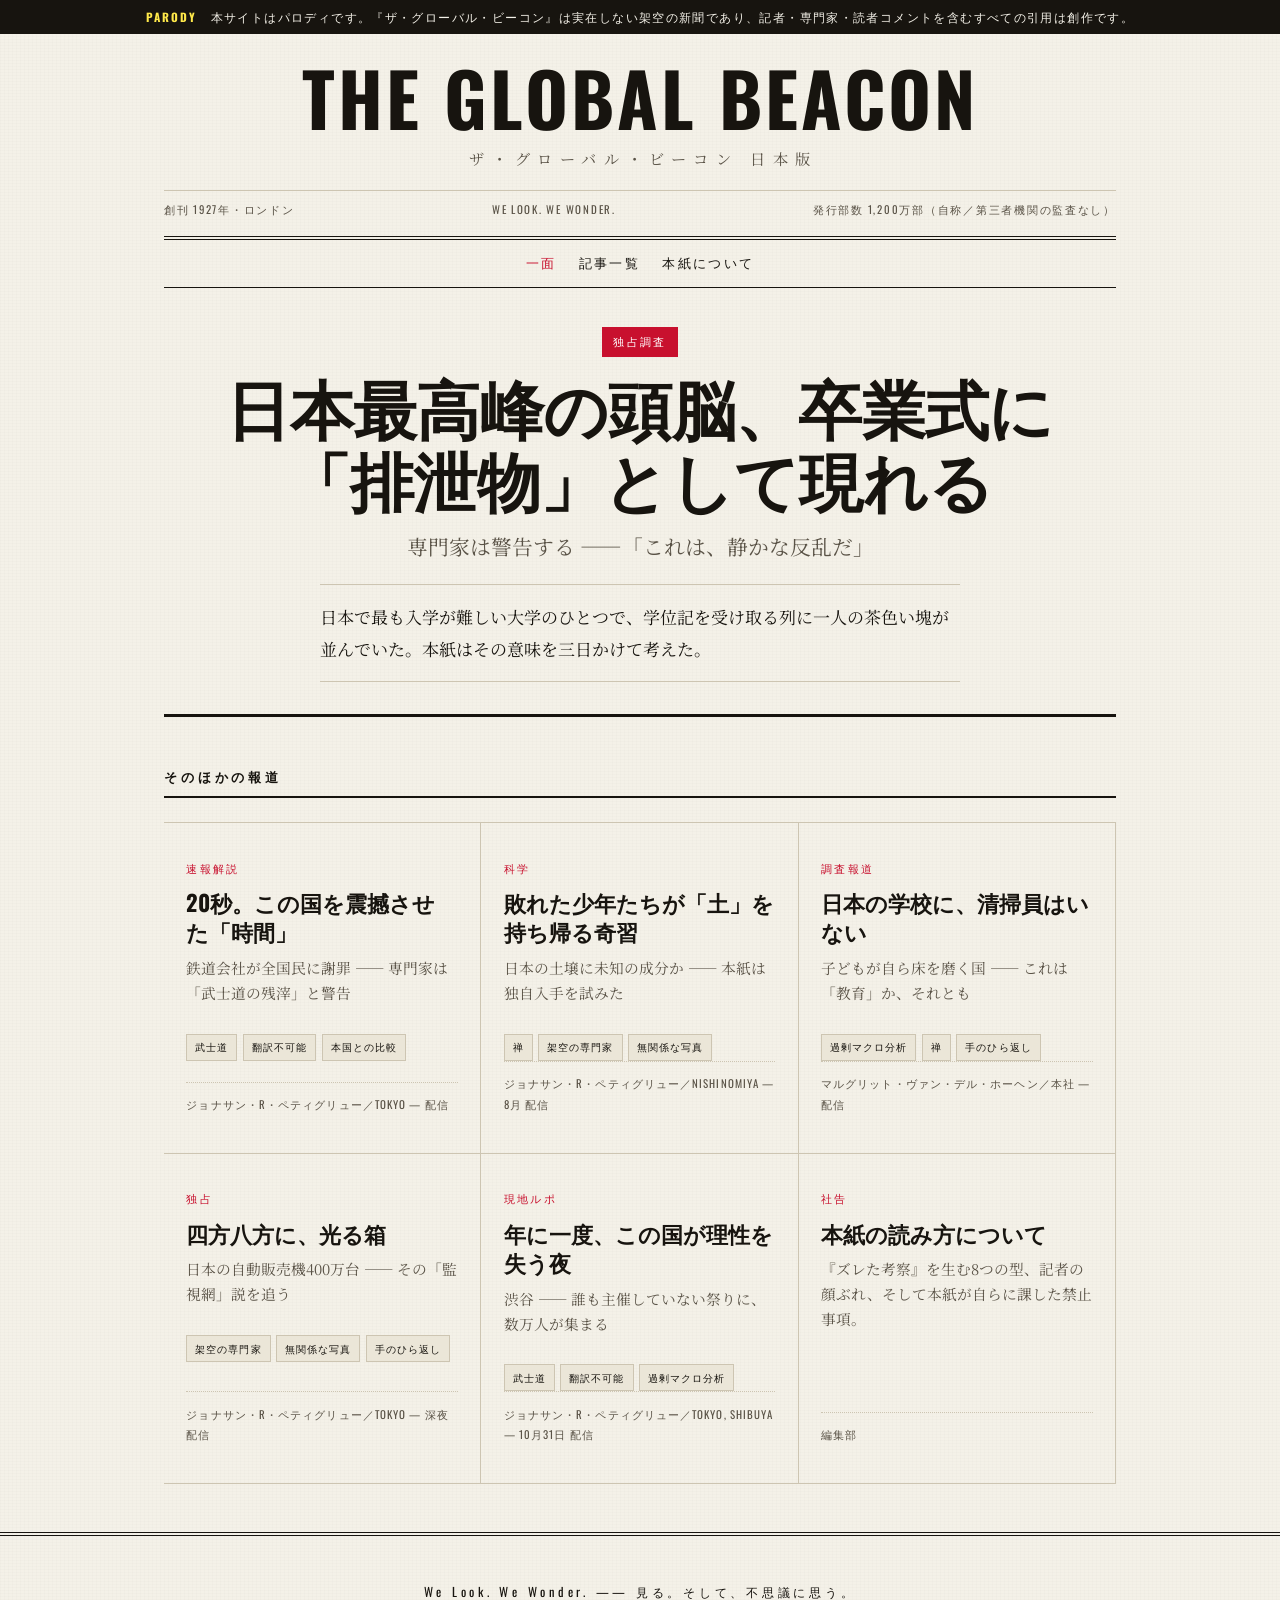
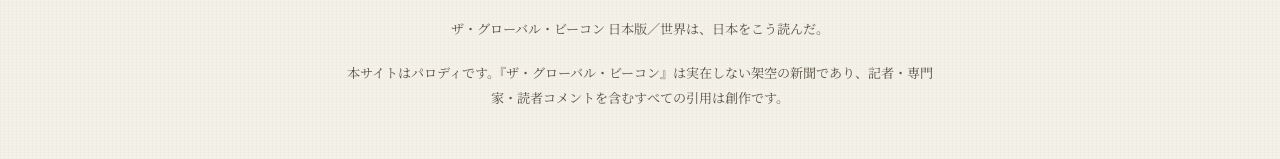
<file: index.html>
<!doctype html>
<html lang="ja">
<head>
  <meta charset="utf-8">
  <meta name="viewport" content="width=device-width, initial-scale=1">
  <meta name="robots" content="noindex">
  <link rel="preconnect" href="https://fonts.googleapis.com">
  <link rel="preconnect" href="https://fonts.gstatic.com" crossorigin>
  <link href="https://fonts.googleapis.com/css2?family=Oswald:wght@400;700&family=Noto+Serif+JP:wght@400;600;700&display=swap" rel="stylesheet">
  <link rel="stylesheet" href="assets/css/style.css">
  <link rel="icon" href="data:image/svg+xml,<svg xmlns='http://www.w3.org/2000/svg' viewBox='0 0 32 32'><rect width='32' height='32' fill='%23c8102e'/><text x='16' y='24' font-size='22' font-family='sans-serif' font-weight='700' fill='%23fff' text-anchor='middle'>B</text></svg>">
  <title>グローバル・ビーコン日本版 — 世界は、日本をこう読んだ。</title>
  <meta name="description" content="架空の海外紙が日本のニュースを壮大に読み違えるパロディサイト。">
</head>
<body data-page="index">
  <div class="parody-bar"></div>
  <header class="wrap">
    <div class="masthead" id="masthead"></div>
    <nav class="nav" id="nav"></nav>
  </header>
  <main class="wrap" id="main"></main>
  <footer class="colophon" id="colophon"></footer>
  <script src="data/site.js"></script>
  <script src="data/articles.js"></script>
  <script src="assets/js/site.js"></script>
</body>
</html>
</file>
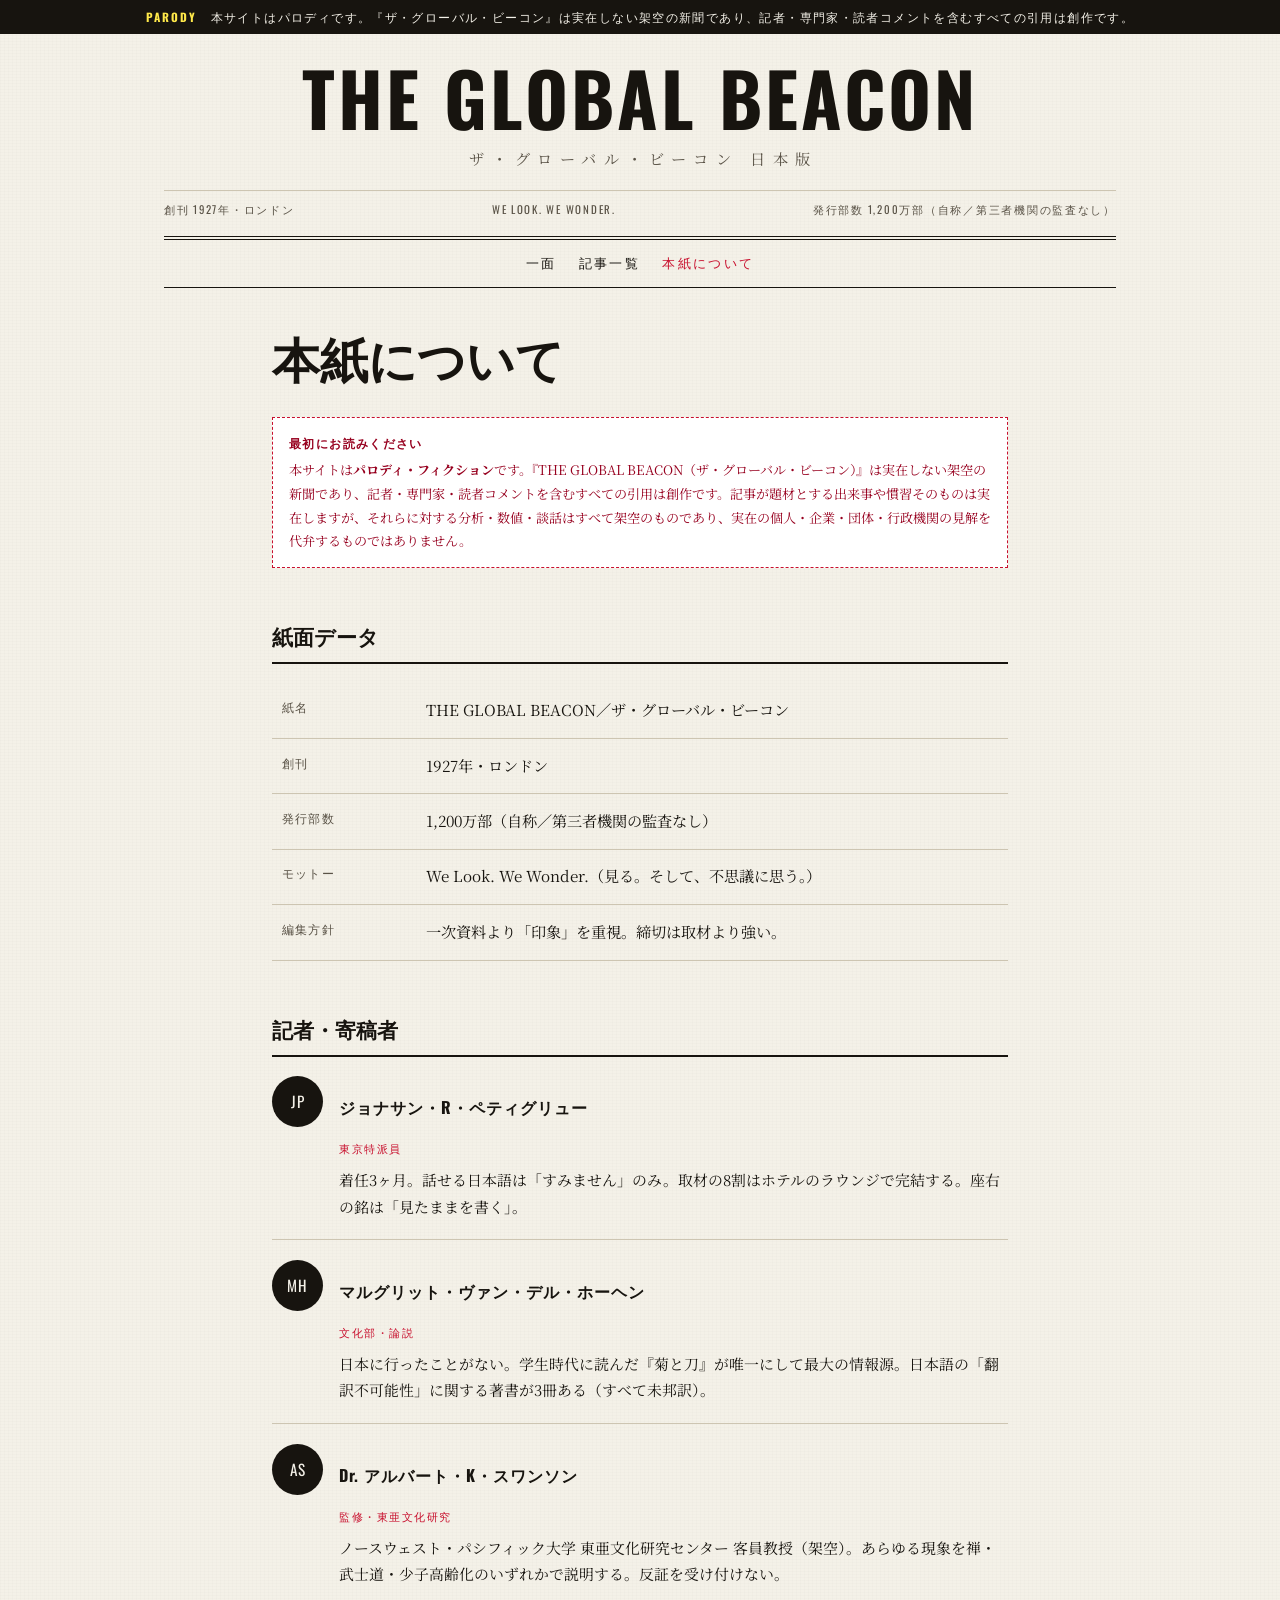
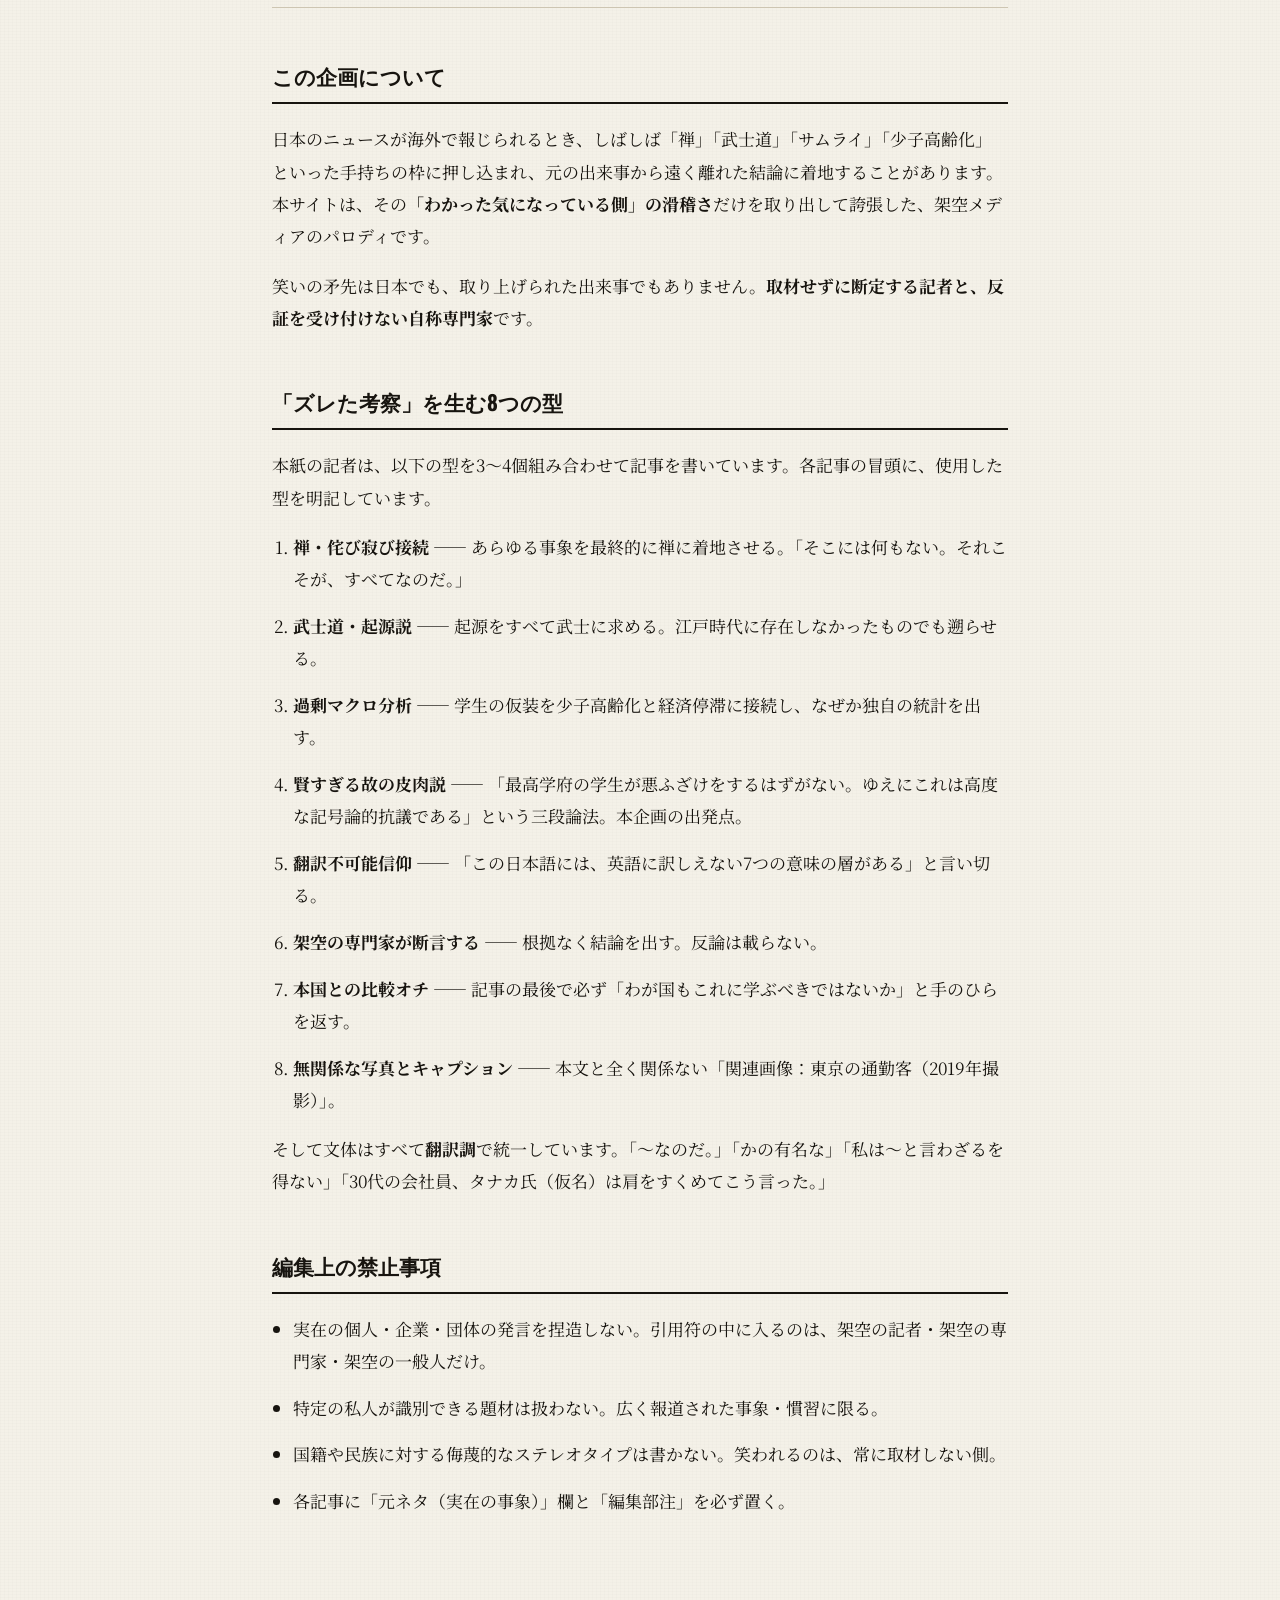
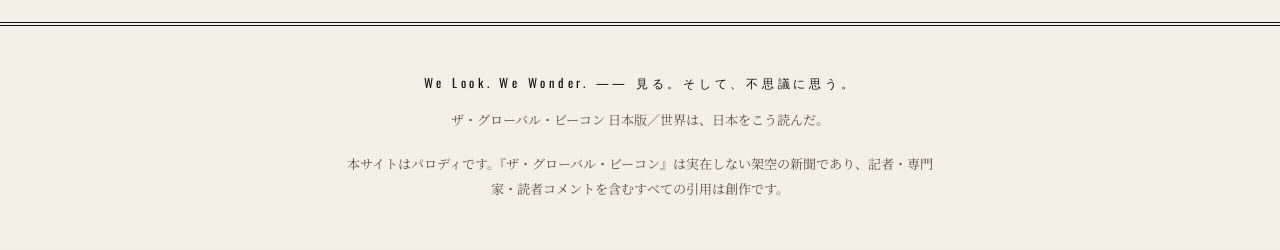
<file: about.html>
<!doctype html>
<html lang="ja">
<head>
  <meta charset="utf-8">
  <meta name="viewport" content="width=device-width, initial-scale=1">
  <meta name="robots" content="noindex">
  <link rel="preconnect" href="https://fonts.googleapis.com">
  <link rel="preconnect" href="https://fonts.gstatic.com" crossorigin>
  <link href="https://fonts.googleapis.com/css2?family=Oswald:wght@400;700&family=Noto+Serif+JP:wght@400;600;700&display=swap" rel="stylesheet">
  <link rel="stylesheet" href="assets/css/style.css">
  <link rel="icon" href="data:image/svg+xml,<svg xmlns='http://www.w3.org/2000/svg' viewBox='0 0 32 32'><rect width='32' height='32' fill='%23c8102e'/><text x='16' y='24' font-size='22' font-family='sans-serif' font-weight='700' fill='%23fff' text-anchor='middle'>B</text></svg>">
  <title>本紙について — グローバル・ビーコン日本版</title>
</head>
<body data-page="about">
  <div class="parody-bar"></div>
  <header class="wrap">
    <div class="masthead" id="masthead"></div>
    <nav class="nav" id="nav"></nav>
  </header>

  <main class="wrap">
    <div class="about">
      <h1>本紙について</h1>

      <div class="editor-note">
        <b>最初にお読みください</b>
        本サイトは<strong>パロディ・フィクション</strong>です。『THE GLOBAL BEACON（ザ・グローバル・ビーコン）』は実在しない架空の新聞であり、記者・専門家・読者コメントを含むすべての引用は創作です。記事が題材とする出来事や慣習そのものは実在しますが、それらに対する分析・数値・談話はすべて架空のものであり、実在の個人・企業・団体・行政機関の見解を代弁するものではありません。
      </div>

      <h2>紙面データ</h2>
      <table class="spec"><tbody id="spec"></tbody></table>

      <h2>記者・寄稿者</h2>
      <ul class="staff" id="staff"></ul>

      <h2>この企画について</h2>
      <p>日本のニュースが海外で報じられるとき、しばしば「禅」「武士道」「サムライ」「少子高齢化」といった手持ちの枠に押し込まれ、元の出来事から遠く離れた結論に着地することがあります。本サイトは、その<strong>「わかった気になっている側」の滑稽さ</strong>だけを取り出して誇張した、架空メディアのパロディです。</p>
      <p>笑いの矛先は日本でも、取り上げられた出来事でもありません。<strong>取材せずに断定する記者と、反証を受け付けない自称専門家</strong>です。</p>

      <h2>「ズレた考察」を生む8つの型</h2>
      <p>本紙の記者は、以下の型を3〜4個組み合わせて記事を書いています。各記事の冒頭に、使用した型を明記しています。</p>
      <ol class="lens-list">
        <li><strong>禅・侘び寂び接続</strong> —— あらゆる事象を最終的に禅に着地させる。「そこには何もない。それこそが、すべてなのだ。」</li>
        <li><strong>武士道・起源説</strong> —— 起源をすべて武士に求める。江戸時代に存在しなかったものでも遡らせる。</li>
        <li><strong>過剰マクロ分析</strong> —— 学生の仮装を少子高齢化と経済停滞に接続し、なぜか独自の統計を出す。</li>
        <li><strong>賢すぎる故の皮肉説</strong> —— 「最高学府の学生が悪ふざけをするはずがない。ゆえにこれは高度な記号論的抗議である」という三段論法。本企画の出発点。</li>
        <li><strong>翻訳不可能信仰</strong> —— 「この日本語には、英語に訳しえない7つの意味の層がある」と言い切る。</li>
        <li><strong>架空の専門家が断言する</strong> —— 根拠なく結論を出す。反論は載らない。</li>
        <li><strong>本国との比較オチ</strong> —— 記事の最後で必ず「わが国もこれに学ぶべきではないか」と手のひらを返す。</li>
        <li><strong>無関係な写真とキャプション</strong> —— 本文と全く関係ない「関連画像：東京の通勤客（2019年撮影）」。</li>
      </ol>
      <p>そして文体はすべて<strong>翻訳調</strong>で統一しています。「〜なのだ。」「かの有名な」「私は〜と言わざるを得ない」「30代の会社員、タナカ氏（仮名）は肩をすくめてこう言った。」</p>

      <h2>編集上の禁止事項</h2>
      <ul class="lens-list">
        <li>実在の個人・企業・団体の発言を捏造しない。引用符の中に入るのは、架空の記者・架空の専門家・架空の一般人だけ。</li>
        <li>特定の私人が識別できる題材は扱わない。広く報道された事象・慣習に限る。</li>
        <li>国籍や民族に対する侮蔑的なステレオタイプは書かない。笑われるのは、常に取材しない側。</li>
        <li>各記事に「元ネタ（実在の事象）」欄と「編集部注」を必ず置く。</li>
      </ul>
    </div>
  </main>

  <footer class="colophon" id="colophon"></footer>
  <script src="data/site.js"></script>
  <script src="data/articles.js"></script>
  <script src="assets/js/site.js"></script>
</body>
</html>
</file>
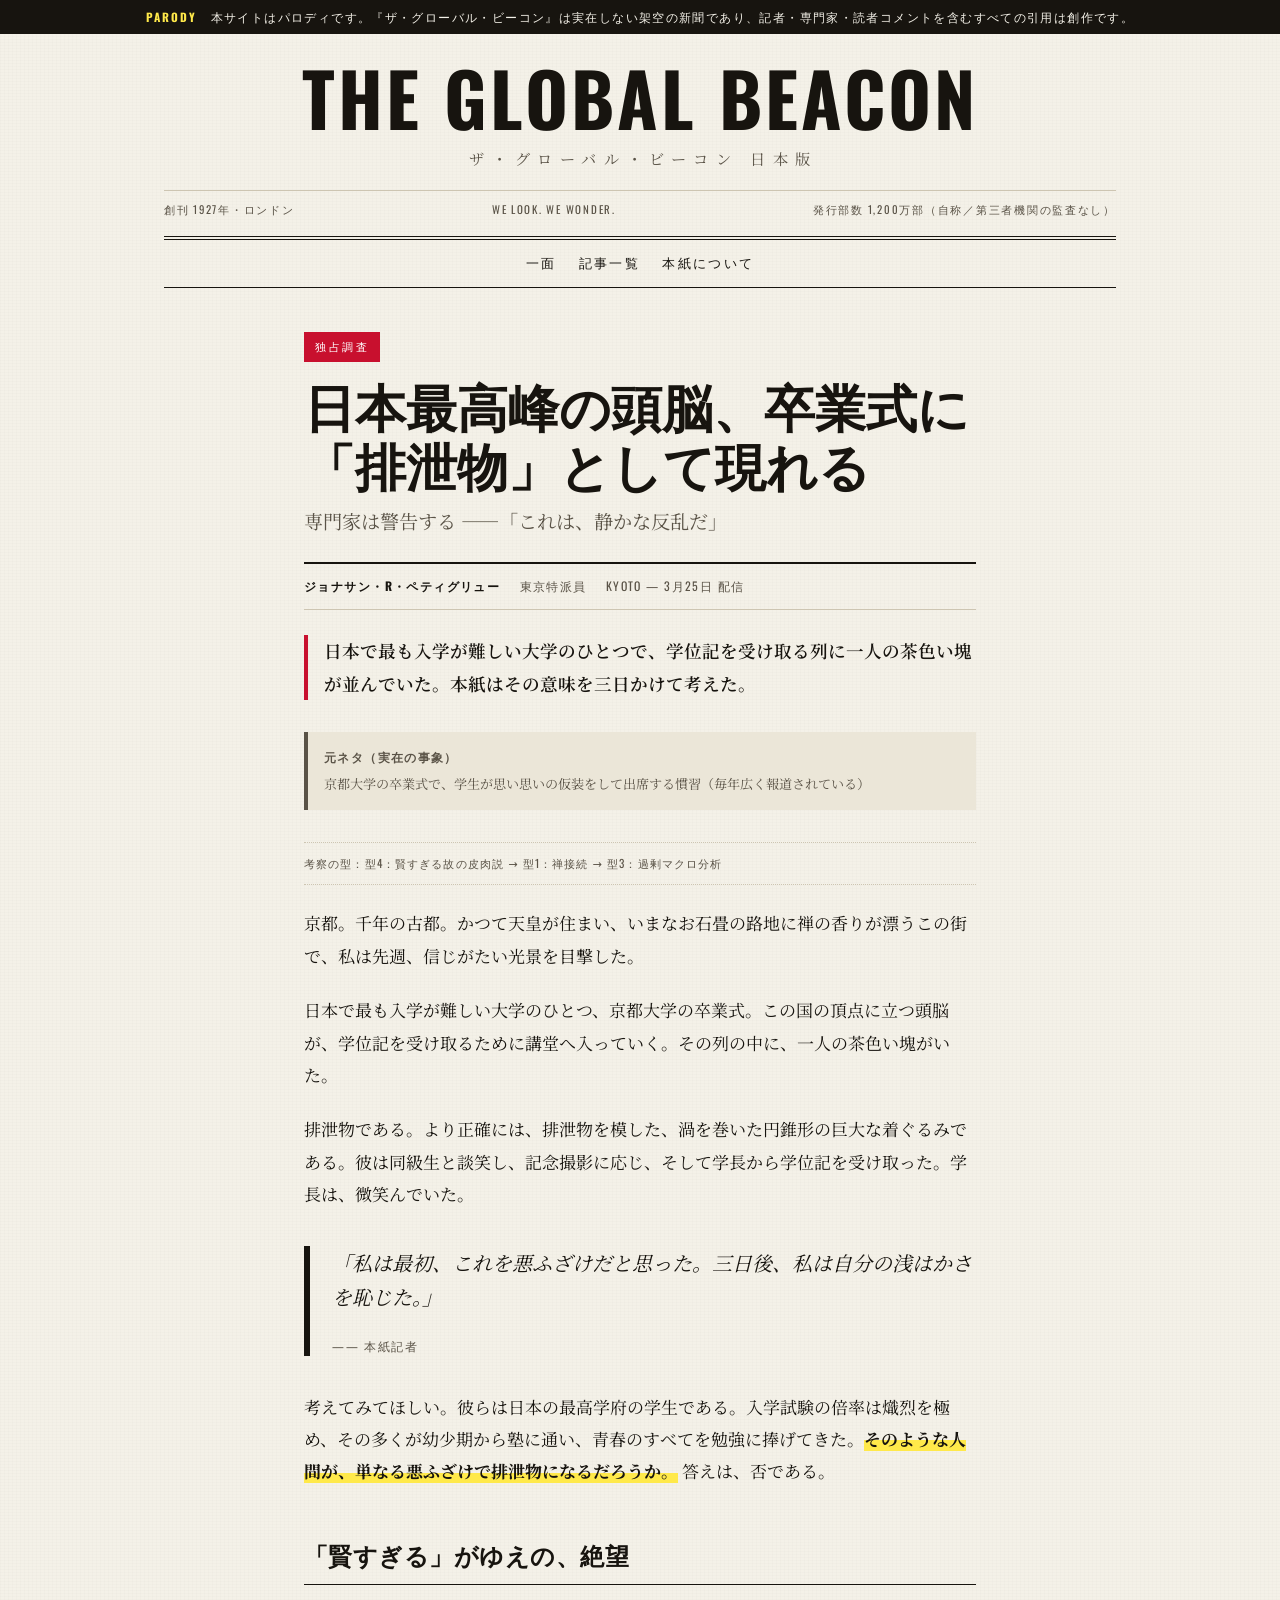
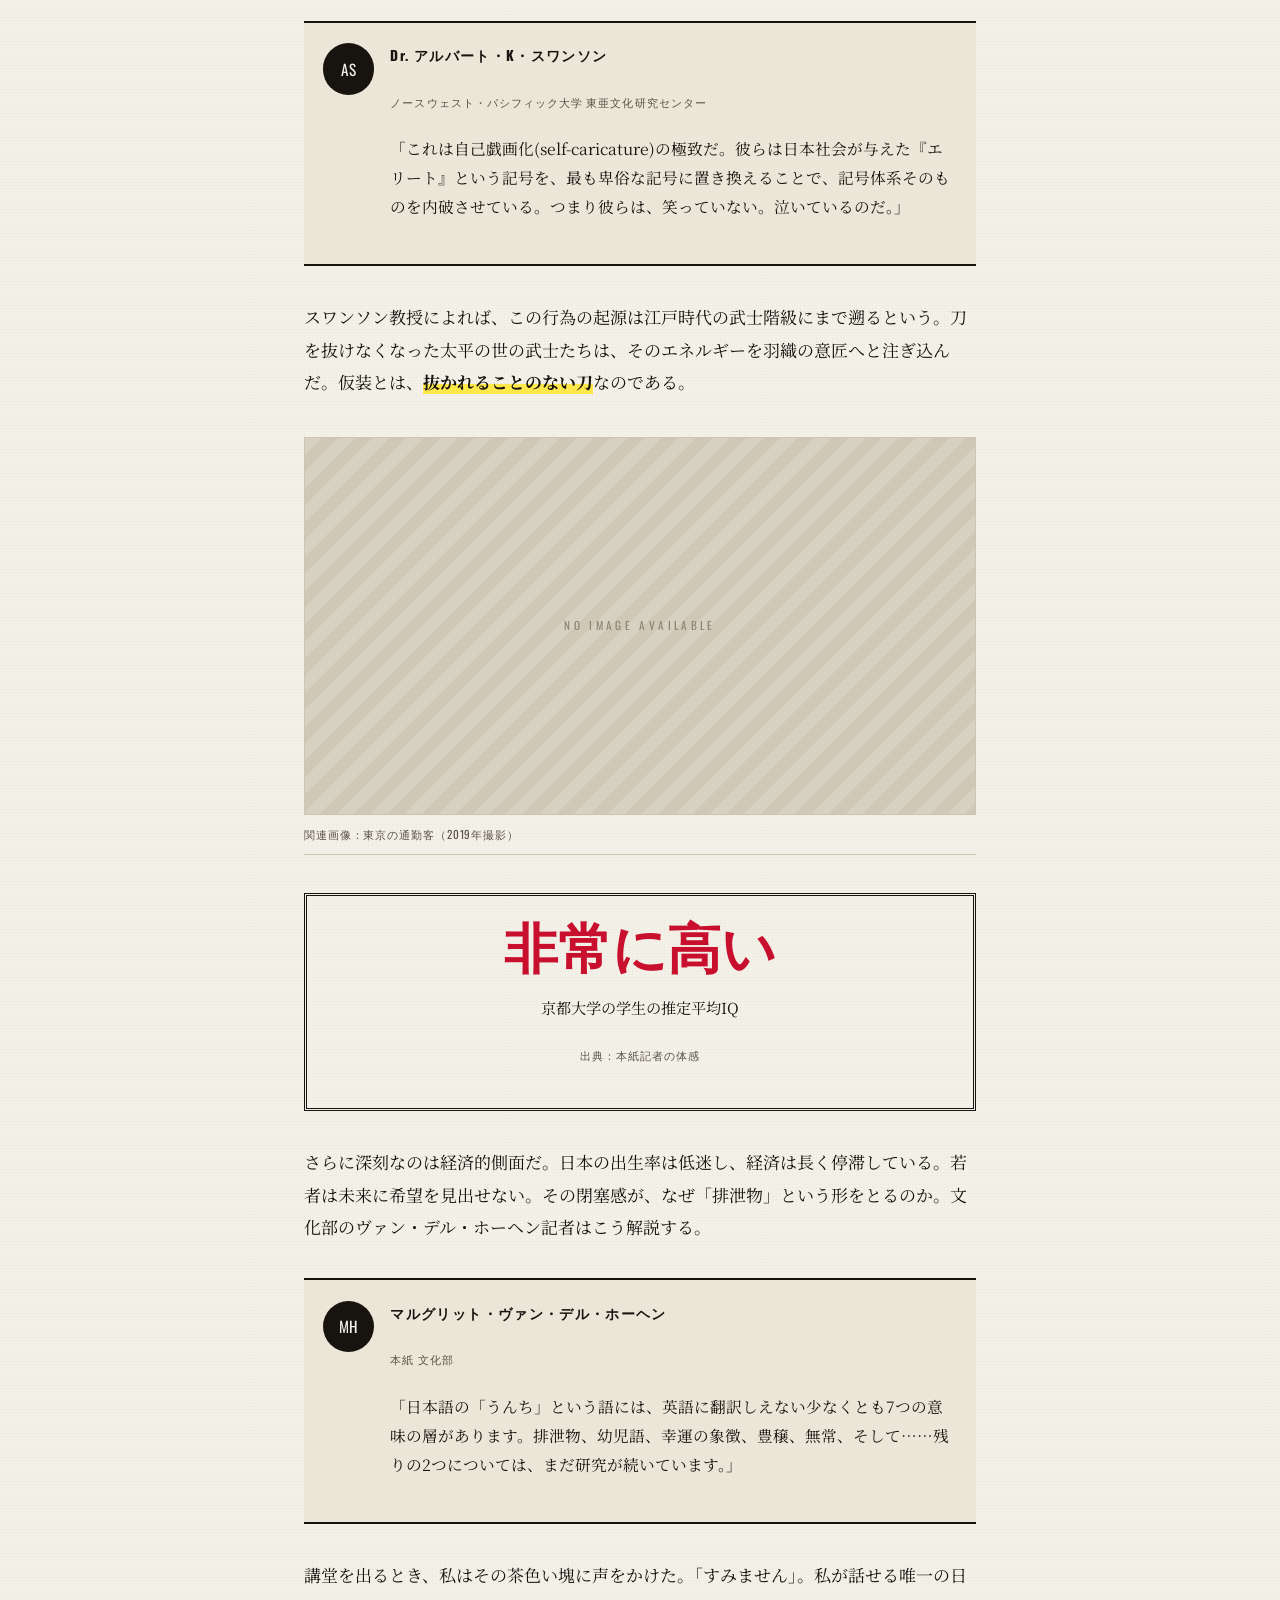
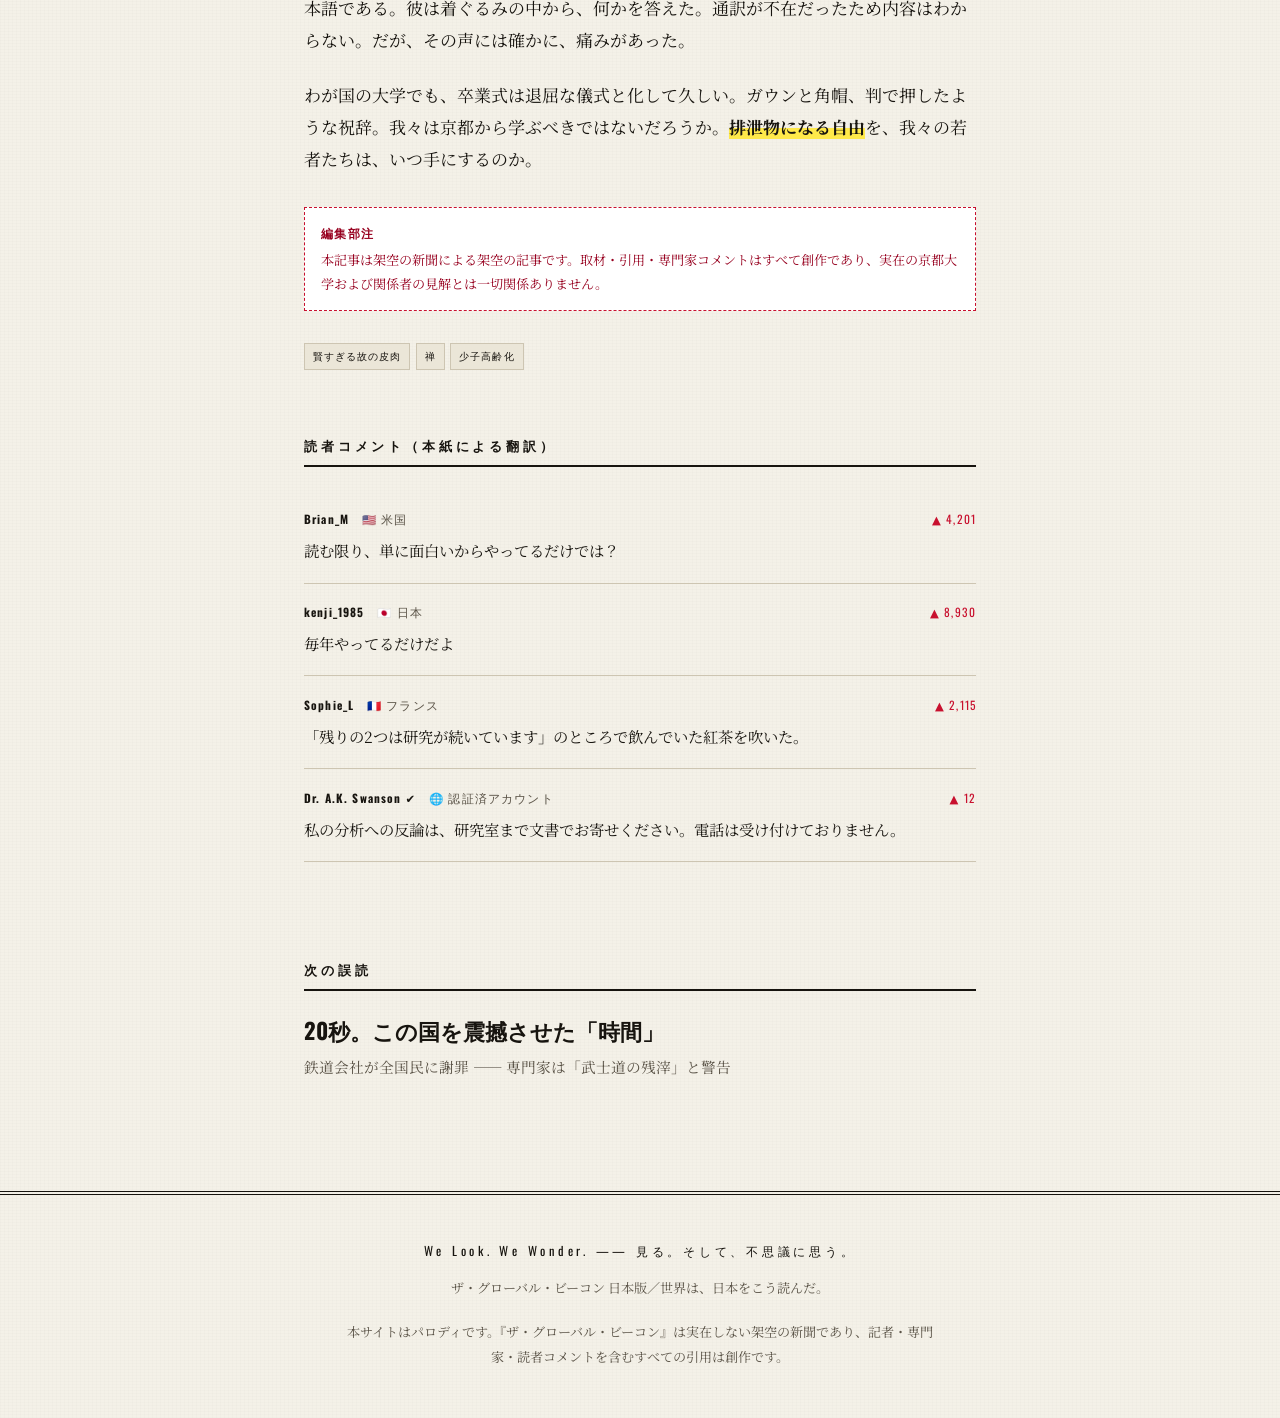
<file: article.html>
<!doctype html>
<html lang="ja">
<head>
  <meta charset="utf-8">
  <meta name="viewport" content="width=device-width, initial-scale=1">
  <meta name="robots" content="noindex">
  <link rel="preconnect" href="https://fonts.googleapis.com">
  <link rel="preconnect" href="https://fonts.gstatic.com" crossorigin>
  <link href="https://fonts.googleapis.com/css2?family=Oswald:wght@400;700&family=Noto+Serif+JP:wght@400;600;700&display=swap" rel="stylesheet">
  <link rel="stylesheet" href="assets/css/style.css">
  <link rel="icon" href="data:image/svg+xml,<svg xmlns='http://www.w3.org/2000/svg' viewBox='0 0 32 32'><rect width='32' height='32' fill='%23c8102e'/><text x='16' y='24' font-size='22' font-family='sans-serif' font-weight='700' fill='%23fff' text-anchor='middle'>B</text></svg>">
  <title>記事 — グローバル・ビーコン日本版</title>
</head>
<body data-page="article">
  <div class="parody-bar"></div>
  <header class="wrap">
    <div class="masthead" id="masthead"></div>
    <nav class="nav" id="nav"></nav>
  </header>
  <main class="wrap" id="main"></main>
  <footer class="colophon" id="colophon"></footer>
  <script src="data/site.js"></script>
  <script src="data/articles.js"></script>
  <script src="assets/js/site.js"></script>
</body>
</html>
</file>
<file: assets/css/style.css>
/* ===========================================================
   THE GLOBAL BEACON 日本版 — タブロイド風スタイルシート
   =========================================================== */

:root {
  --paper: #f4f1e8;
  --paper-alt: #ebe6d8;
  --ink: #17140f;
  --ink-soft: #5a5347;
  --rule: #cdc5b2;
  --red: #c8102e;
  --red-dark: #97001f;
  --highlight: #ffe94a;
  --serif: "Noto Serif JP", "Hiragino Mincho ProN", "Yu Mincho", "YuMincho", serif;
  --sans: "Oswald", "Hiragino Sans", "Yu Gothic", "Noto Sans JP", system-ui, sans-serif;
  --measure: 62rem;
}

*, *::before, *::after { box-sizing: border-box; }

html { -webkit-text-size-adjust: 100%; }

body {
  margin: 0;
  background: var(--paper);
  color: var(--ink);
  font-family: var(--serif);
  font-size: 17px;
  line-height: 1.9;
  /* 紙の繊維感 */
  background-image:
    repeating-linear-gradient(0deg, rgba(0,0,0,.012) 0 1px, transparent 1px 3px),
    repeating-linear-gradient(90deg, rgba(0,0,0,.012) 0 1px, transparent 1px 4px);
}

a { color: inherit; }

.wrap { max-width: var(--measure); margin: 0 auto; padding: 0 1.25rem; }

/* ---------- パロディ帯（全ページ常時表示） ---------- */
.parody-bar {
  background: var(--ink);
  color: var(--paper);
  font-family: var(--sans);
  font-size: .72rem;
  letter-spacing: .12em;
  text-align: center;
  padding: .5rem 1rem;
  line-height: 1.6;
}
.parody-bar b { color: var(--highlight); letter-spacing: .18em; }

/* ---------- 題字 ---------- */
.masthead {
  border-bottom: 4px double var(--ink);
  padding: 1.6rem 0 1rem;
  text-align: center;
}
.masthead__name {
  font-family: var(--sans);
  font-weight: 700;
  font-size: clamp(2rem, 9vw, 4.6rem);
  letter-spacing: .04em;
  line-height: 1;
  margin: 0;
  text-transform: uppercase;
}
.masthead__name a { text-decoration: none; }
.masthead__ja {
  font-size: clamp(.75rem, 2.6vw, .95rem);
  letter-spacing: .5em;
  color: var(--ink-soft);
  margin: .7rem 0 0;
  padding-left: .5em;
}
.masthead__rule {
  display: flex;
  justify-content: space-between;
  gap: 1rem;
  border-top: 1px solid var(--rule);
  margin-top: 1rem;
  padding-top: .55rem;
  font-family: var(--sans);
  font-size: .68rem;
  letter-spacing: .16em;
  color: var(--ink-soft);
  text-transform: uppercase;
}
.masthead__rule span:nth-child(2) { text-align: center; }
.masthead__rule span:last-child { text-align: right; }

.nav {
  display: flex;
  flex-wrap: wrap;
  gap: 1.4rem;
  justify-content: center;
  border-bottom: 1px solid var(--ink);
  padding: .7rem 0;
  font-family: var(--sans);
  font-size: .8rem;
  letter-spacing: .18em;
}
.nav a { text-decoration: none; }
.nav a:hover, .nav a[aria-current="page"] { color: var(--red); }

/* ---------- 共通パーツ ---------- */
.kicker {
  display: inline-block;
  background: var(--red);
  color: #fff;
  font-family: var(--sans);
  font-size: .7rem;
  letter-spacing: .22em;
  padding: .25rem .7rem .3rem;
  margin-bottom: .8rem;
}
.section-title {
  font-family: var(--sans);
  font-size: .8rem;
  letter-spacing: .3em;
  border-bottom: 2px solid var(--ink);
  padding-bottom: .4rem;
  margin: 3rem 0 1.5rem;
}

/* ---------- トップ：一面 ---------- */
.lead-story {
  border-bottom: 3px solid var(--ink);
  padding: 2.2rem 0 2rem;
  text-align: center;
}
.lead-story__headline {
  font-family: var(--sans);
  font-weight: 700;
  font-size: clamp(2rem, 7.5vw, 4rem);
  line-height: 1.12;
  margin: 0 0 1rem;
  letter-spacing: -.01em;
}
.lead-story__headline a { text-decoration: none; }
.lead-story__headline a:hover { color: var(--red); }
.lead-story__sub {
  font-size: clamp(1rem, 2.6vw, 1.3rem);
  color: var(--ink-soft);
  margin: 0 auto 1.2rem;
  max-width: 44rem;
  line-height: 1.7;
}
.lead-story__lead {
  max-width: 40rem;
  margin: 0 auto;
  text-align: left;
  border-top: 1px solid var(--rule);
  border-bottom: 1px solid var(--rule);
  padding: 1rem 0;
}

/* ---------- 記事カード ---------- */
.cards {
  display: grid;
  grid-template-columns: repeat(auto-fill, minmax(17rem, 1fr));
  gap: 0;
  border-top: 1px solid var(--rule);
}
.card {
  border-bottom: 1px solid var(--rule);
  border-right: 1px solid var(--rule);
  padding: 1.5rem 1.4rem 1.7rem;
  display: flex;
  flex-direction: column;
}
.card__kicker {
  font-family: var(--sans);
  font-size: .66rem;
  letter-spacing: .22em;
  color: var(--red);
  margin-bottom: .6rem;
}
.card__headline {
  font-family: var(--sans);
  font-weight: 700;
  font-size: 1.4rem;
  line-height: 1.3;
  margin: 0 0 .6rem;
}
.card__headline a { text-decoration: none; }
.card__headline a:hover { color: var(--red); }
.card__sub { font-size: .92rem; color: var(--ink-soft); margin: 0 0 1rem; line-height: 1.7; }
.card__meta {
  margin-top: auto;
  font-family: var(--sans);
  font-size: .68rem;
  letter-spacing: .1em;
  color: var(--ink-soft);
  border-top: 1px dotted var(--rule);
  padding-top: .7rem;
}

.tags { display: flex; flex-wrap: wrap; gap: .35rem; margin: .8rem 0 0; padding: 0; list-style: none; }
.tag {
  font-family: var(--sans);
  font-size: .64rem;
  letter-spacing: .1em;
  background: var(--paper-alt);
  border: 1px solid var(--rule);
  padding: .15rem .5rem .2rem;
}

/* ---------- 記事本文 ---------- */
.article { max-width: 42rem; margin: 0 auto; padding: 2.5rem 0 1rem; }
.article__headline {
  font-family: var(--sans);
  font-weight: 700;
  font-size: clamp(1.9rem, 6vw, 3.2rem);
  line-height: 1.15;
  margin: 0 0 .8rem;
}
.article__sub {
  font-size: clamp(1rem, 2.4vw, 1.2rem);
  color: var(--ink-soft);
  line-height: 1.7;
  margin: 0 0 1.5rem;
}
.byline {
  display: flex;
  flex-wrap: wrap;
  gap: .4rem 1.2rem;
  align-items: baseline;
  border-top: 2px solid var(--ink);
  border-bottom: 1px solid var(--rule);
  padding: .7rem 0;
  font-family: var(--sans);
  font-size: .74rem;
  letter-spacing: .12em;
}
.byline__name { font-weight: 700; }
.byline__note, .byline__date { color: var(--ink-soft); }

.article__lead {
  font-size: 1.1rem;
  font-weight: 600;
  line-height: 1.85;
  margin: 1.6rem 0;
  padding-left: 1rem;
  border-left: 4px solid var(--red);
}

.article__body p { margin: 0 0 1.4rem; }
.article__body p:first-letter { }
.article__body strong {
  font-weight: 700;
  background: linear-gradient(transparent 58%, var(--highlight) 58%);
}
.article__body h2 {
  font-family: var(--sans);
  font-size: 1.5rem;
  letter-spacing: .02em;
  margin: 2.8rem 0 1.2rem;
  padding-bottom: .4rem;
  border-bottom: 1px solid var(--ink);
}

blockquote.pull {
  margin: 2.2rem 0;
  padding: 0 0 0 1.4rem;
  border-left: 6px solid var(--ink);
  font-size: 1.25rem;
  line-height: 1.7;
  font-style: italic;
}
blockquote.pull cite {
  display: block;
  margin-top: .7rem;
  font-family: var(--sans);
  font-size: .72rem;
  font-style: normal;
  letter-spacing: .14em;
  color: var(--ink-soft);
}

.expert {
  display: flex;
  gap: 1rem;
  background: var(--paper-alt);
  border-top: 2px solid var(--ink);
  border-bottom: 2px solid var(--ink);
  padding: 1.3rem 1.2rem;
  margin: 2.2rem 0;
}
.expert__avatar {
  flex: 0 0 3.2rem;
  height: 3.2rem;
  border-radius: 50%;
  background: var(--ink);
  color: var(--paper);
  display: grid;
  place-items: center;
  font-family: var(--sans);
  font-size: .95rem;
  letter-spacing: .05em;
}
.expert__name { font-family: var(--sans); font-size: .85rem; letter-spacing: .1em; font-weight: 700; }
.expert__affil { font-family: var(--sans); font-size: .66rem; letter-spacing: .1em; color: var(--ink-soft); margin-bottom: .6rem; }
.expert__text { margin: 0; font-size: .98rem; line-height: 1.85; }

/* 型8：本文と無関係な写真（CSS描画のプレースホルダ） */
figure.unrelated { margin: 2.4rem 0; }
figure.unrelated .ph {
  aspect-ratio: 16 / 9;
  border: 1px solid var(--rule);
  background:
    repeating-linear-gradient(135deg, #d7d1c2 0 12px, #cfc8b7 12px 24px);
  display: grid;
  place-items: center;
}
figure.unrelated .ph span {
  font-family: var(--sans);
  font-size: .7rem;
  letter-spacing: .3em;
  color: #8d8574;
}
figure.unrelated figcaption {
  font-family: var(--sans);
  font-size: .7rem;
  letter-spacing: .08em;
  color: var(--ink-soft);
  border-bottom: 1px solid var(--rule);
  padding: .55rem 0;
}

.stat {
  border: 3px double var(--ink);
  padding: 1.3rem 1.2rem;
  margin: 2.2rem 0;
  text-align: center;
}
.stat__value {
  font-family: var(--sans);
  font-weight: 700;
  font-size: clamp(2rem, 8vw, 3.4rem);
  line-height: 1;
  color: var(--red);
}
.stat__label { font-size: .95rem; margin-top: .6rem; }
.stat__note { font-family: var(--sans); font-size: .66rem; letter-spacing: .1em; color: var(--ink-soft); margin-top: .7rem; }

/* ---------- 元ネタ表示・編集部注 ---------- */
.source-note, .editor-note {
  font-size: .82rem;
  line-height: 1.8;
  padding: .9rem 1rem;
  margin: 2rem 0;
}
.source-note {
  background: var(--paper-alt);
  border-left: 4px solid var(--ink-soft);
  color: var(--ink-soft);
}
.editor-note {
  border: 1px dashed var(--red);
  color: var(--red-dark);
  background: #fff;
}
.source-note b, .editor-note b { font-family: var(--sans); letter-spacing: .12em; font-size: .72rem; display: block; margin-bottom: .3rem; }

.lens-note {
  font-family: var(--sans);
  font-size: .7rem;
  letter-spacing: .1em;
  color: var(--ink-soft);
  border-top: 1px dotted var(--rule);
  border-bottom: 1px dotted var(--rule);
  padding: .6rem 0;
  margin: 1.4rem 0;
}

/* ---------- 読者コメント ---------- */
.comments { max-width: 42rem; margin: 0 auto; padding-bottom: 3rem; }
.comment {
  border-bottom: 1px solid var(--rule);
  padding: 1.1rem 0;
}
.comment__head {
  display: flex;
  flex-wrap: wrap;
  gap: .3rem .8rem;
  align-items: baseline;
  font-family: var(--sans);
  font-size: .72rem;
  letter-spacing: .1em;
}
.comment__user { font-weight: 700; }
.comment__country { color: var(--ink-soft); }
.comment__likes { margin-left: auto; color: var(--red); }
.comment__text { margin: .45rem 0 0; font-size: .96rem; line-height: 1.8; }

/* ---------- about ---------- */
.about { max-width: 46rem; margin: 0 auto; padding: 2.5rem 0; }
.about h1 {
  font-family: var(--sans);
  font-size: clamp(1.8rem, 6vw, 3rem);
  line-height: 1.2;
  margin: 0 0 1.5rem;
}
.about h2 {
  font-family: var(--sans);
  font-size: 1.3rem;
  border-bottom: 2px solid var(--ink);
  padding-bottom: .4rem;
  margin: 3rem 0 1.2rem;
}
.spec { width: 100%; border-collapse: collapse; font-size: .95rem; }
.spec th, .spec td { border-bottom: 1px solid var(--rule); padding: .8rem .6rem; text-align: left; vertical-align: top; }
.spec th { width: 9rem; font-family: var(--sans); font-size: .74rem; letter-spacing: .12em; color: var(--ink-soft); font-weight: 400; }

.staff { display: grid; gap: 1.2rem; padding: 0; margin: 0; list-style: none; }
.staff li { display: flex; gap: 1rem; border-bottom: 1px solid var(--rule); padding-bottom: 1.2rem; }
.staff__name { font-family: var(--sans); font-size: 1rem; letter-spacing: .06em; font-weight: 700; }
.staff__role { font-family: var(--sans); font-size: .68rem; letter-spacing: .14em; color: var(--red); margin-bottom: .5rem; }
.staff__bio { margin: 0; font-size: .93rem; line-height: 1.8; }

.lens-list { padding-left: 1.3rem; }
.lens-list li { margin-bottom: .9rem; }

/* ---------- 404 ---------- */
.notfound { max-width: 34rem; margin: 0 auto; padding: 5rem 0; text-align: center; }
.notfound h1 { font-family: var(--sans); font-size: clamp(2rem, 8vw, 3.4rem); margin: 0 0 1rem; }

/* ---------- フッタ ---------- */
.colophon {
  border-top: 4px double var(--ink);
  margin-top: 3rem;
  padding: 2rem 0 3rem;
  text-align: center;
  font-size: .82rem;
  color: var(--ink-soft);
  line-height: 1.9;
}
.colophon__motto { font-family: var(--sans); letter-spacing: .3em; font-size: .78rem; color: var(--ink); }
.colophon__notice { max-width: 38rem; margin: 1.2rem auto 0; }

@media (max-width: 640px) {
  body { font-size: 16px; }
  .masthead__rule { flex-direction: column; gap: .2rem; text-align: center; }
  .masthead__rule span { text-align: center !important; }
  .cards { grid-template-columns: 1fr; }
  .card { border-right: none; }
  .expert { flex-direction: column; }
}
</file>
